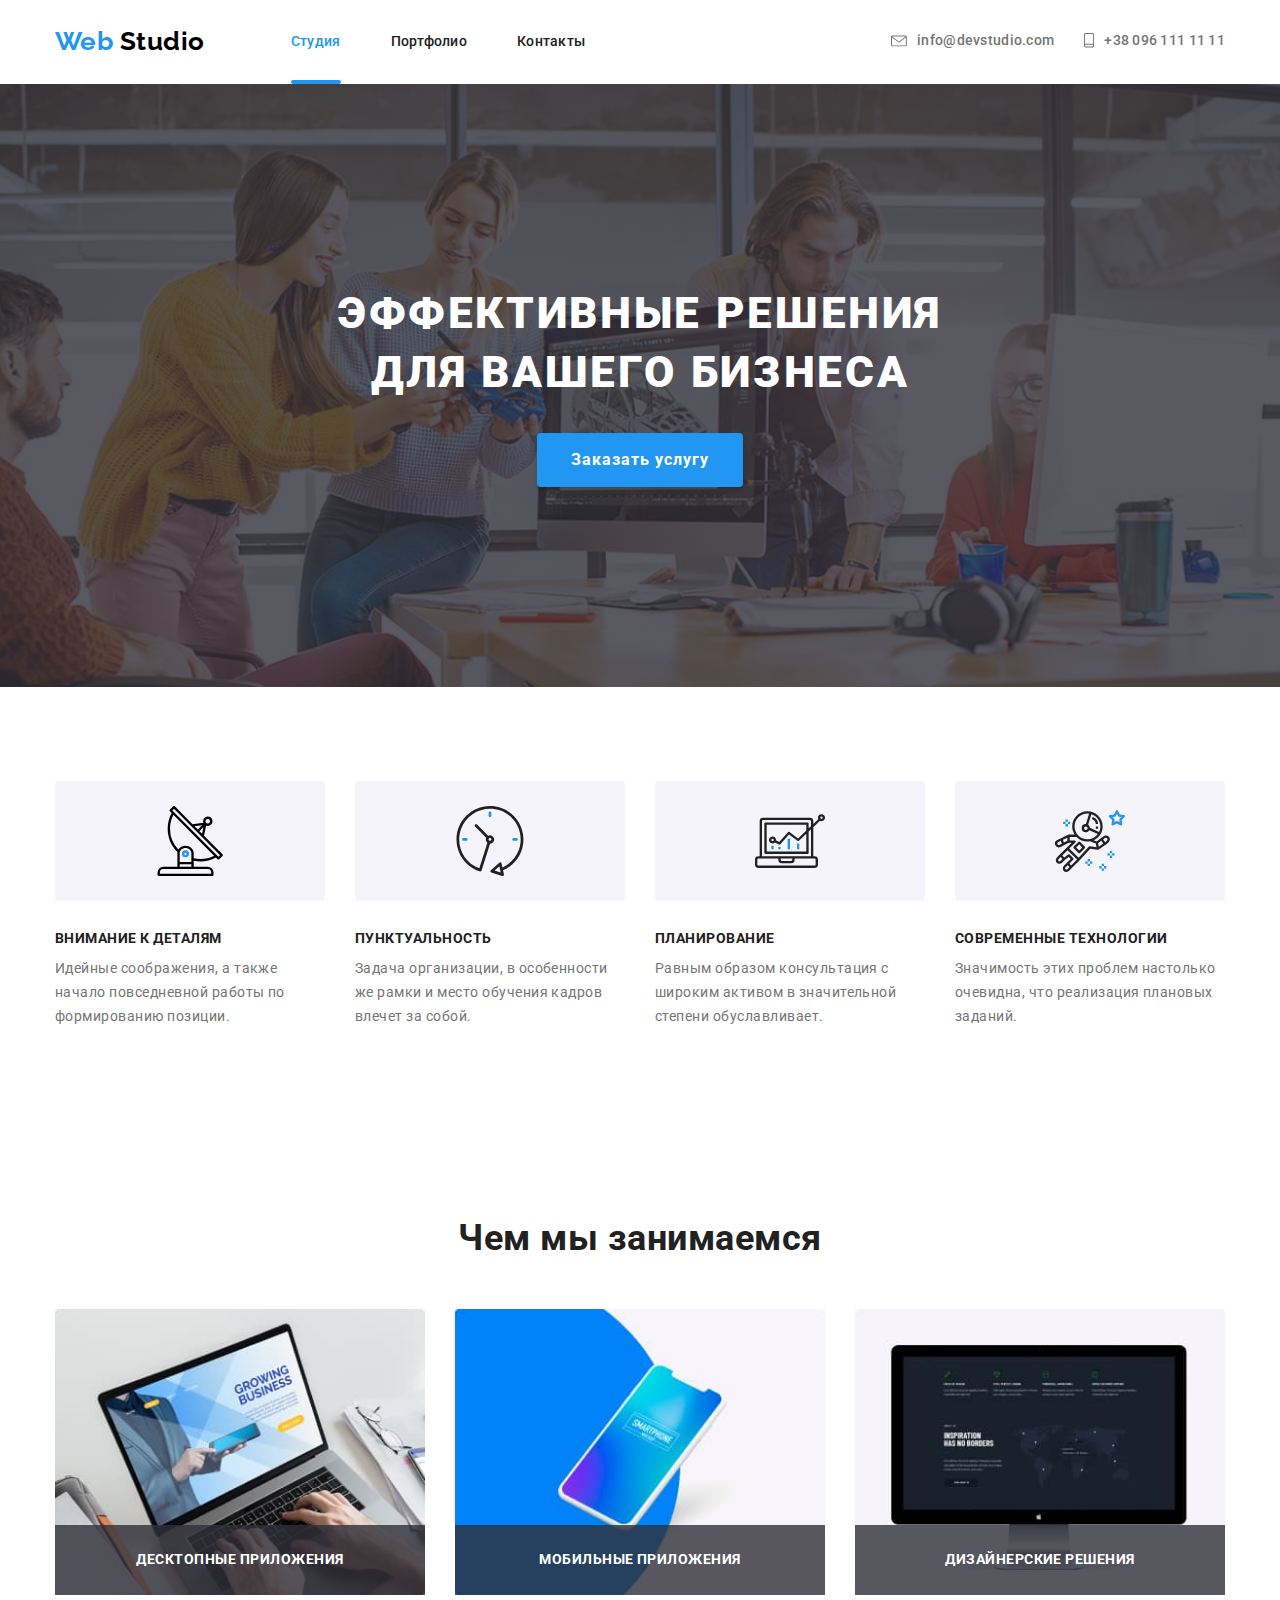
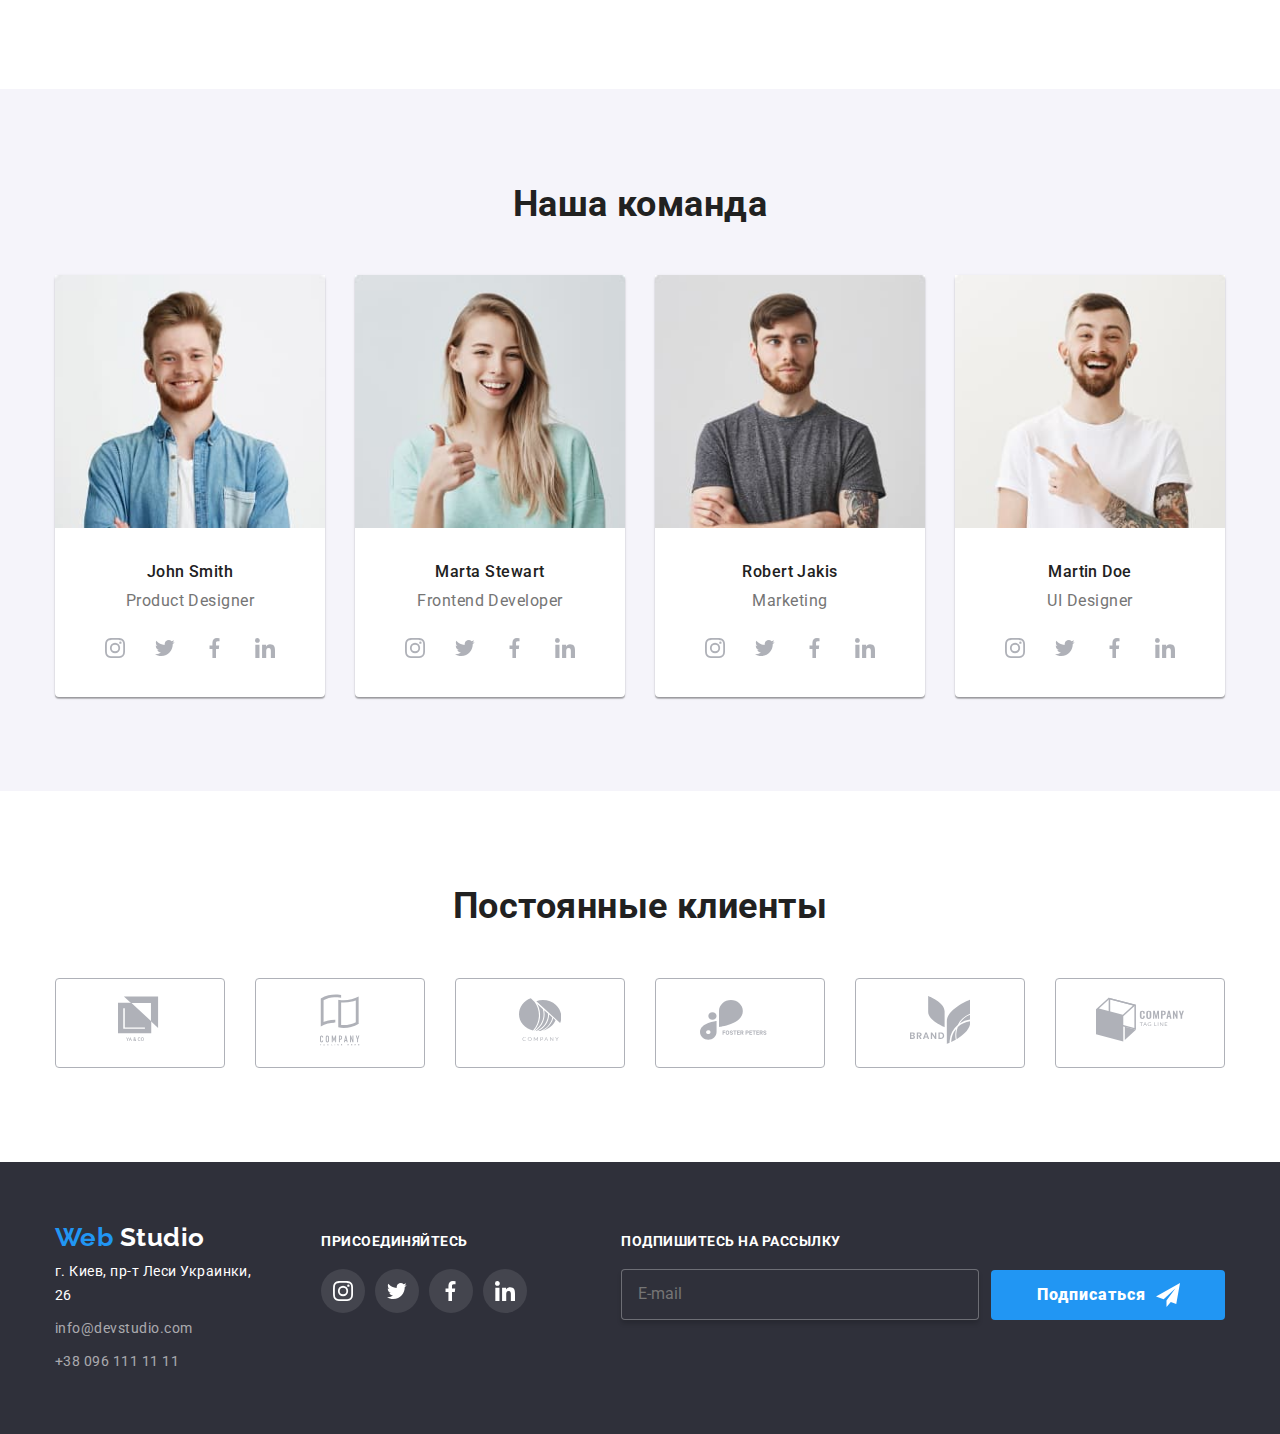
<file: index.html>
<!DOCTYPE html>
<html lang="ru">
  <head>
    <meta charset="UTF-8" />
    <meta name="viewport" content="width=device-width, initial-scale=1.0" />
    <title>Document</title>
    <link
      href="https://fonts.googleapis.com/css2?family=Raleway:wght@700&family=Roboto:wght@400;500;700;900&display=swap"
      rel="stylesheet"
    />
    <link rel="stylesheet" href="https://cdnjs.cloudflare.com/ajax/libs/modern-normalize/0.6.0/modern-normalize.min.css" />
    <!--<link rel="stylesheet" href="./css/styles.css" />-->
    <link rel="stylesheet" href="./css/main.min.css" />
  </head>
  <body>
    <header>
      <div class="container main-nav">
        <a href="./index.html" class="logo">
          <span class="logo-head">Web</span>
          <span class="logo-body">Studio</span>
        </a>
        <nav>
          <ul class="site-nav list">
            <li class="item"><a href="./index.html" class="link current">Студия</a></li>
            <li class="item"><a href="./portfolio.html" class="link">Портфолио</a></li>
            <li class="item"><a href="" class="link">Контакты</a></li>
          </ul>
        </nav>

        <ul class="contacts-nav list">
          <li class="item">
            <a href="mailto:info@devstudio.com" class="link">
              <svg class="item-icon" width="16" height="12">
                <use href="./images/sprite.svg#icon-envelope"></use>
              </svg>
              info@devstudio.com
            </a>
          </li>
          <li class="item">
            <a href="tel:+380961111111" class="link">
              <svg class="item-icon" width="10" height="15">
                <use href="./images/sprite.svg#icon-phone"></use>
              </svg>
              +38 096 111 11 11
            </a>
          </li>
        </ul>
      </div>
    </header>

    <main>
      <!--hero-->
      <section class="hero">
        <h1 class="hero-title">эффективные решения для вашего бизнеса</h1>
        <button class="button primery" data-modal-open>Заказать услугу</button>
        <!--<a href="" class="button primery">Заказать услугу</a>-->
      </section>

      <!--список преимуществ-->
      <section class="section">
        <div class="container">
          <h2 class="section-title visually-hidden">Преимущества</h2>
          <ul class="section-adv list">
            <li class="item">
              <div class="item-block">
                <svg class="item-block-icon">
                  <use href="./images/sprite.svg#icon-plate"></use>
                </svg>
                <!--<img src="./images/plate.svg" alt="Спутниковая тарелка" class="img-centered" />-->
              </div>
              <h3 class="title">Внимание к деталям</h3>
              <p class="text">Идейные соображения, а также начало повседневной работы по формированию позиции.</p>
            </li>
            <li class="item">
              <div class="item-block">
                <svg class="item-block-icon">
                  <use href="./images/sprite.svg#icon-clock"></use>
                </svg>
                <!--<img src="./images/clock.svg" alt="Часы" class="img-centered" />-->
              </div>
              <h3 class="title">Пунктуальность</h3>
              <p class="text">Задача организации, в особенности же рамки и место обучения кадров влечет за собой.</p>
            </li>
            <li class="item">
              <div class="item-block">
                <svg class="item-block-icon">
                  <use href="./images/sprite.svg#icon-omp"></use>
                </svg>
                <!--<img src="./images/сomp.svg" alt="Компъютер" class="img-centered" />-->
              </div>
              <h3 class="title">Планирование</h3>
              <p class="text">Равным образом консультация с широким активом в значительной степени обуславливает.</p>
            </li>
            <li class="item">
              <div class="item-block">
                <svg class="item-block-icon">
                  <use href="./images/sprite.svg#icon-astronaut"></use>
                </svg>
                <!--<img src="./images/astronaut.svg" alt="Космонавт" class="img-centered" />-->
              </div>
              <h3 class="title">Современные технологии</h3>
              <p class="text">Значимость этих проблем настолько очевидна, что реализация плановых заданий.</p>
            </li>
          </ul>
        </div>
      </section>

      <!--Чем мы занимаемся-->
      <section class="section">
        <div class="container">
          <h2 class="section-title">Чем мы занимаемся</h2>
          <ul class="section-work list">
            <li class="item">
              <img src="./images/desktop_app.jpg" alt="Десктопные приложения" />
              <h3 class="title">Десктопные приложения</h3>
            </li>
            <li class="item">
              <img src="./images/mobile_app.jpg" alt="Мобильные приложения" />
              <h3 class="title">Мобильные приложения</h3>
            </li>
            <li class="item">
              <img src="./images/design_solution.jpg" alt="Дизайнерские решения" />
              <h3 class="title">Дизайнерские решения</h3>
            </li>
          </ul>
        </div>
      </section>

      <!--Наша команда-->
      <section class="section team">
        <div class="container">
          <h2 class="section-title">Наша команда</h2>
          <ul class="section-team list">
            <!--первый член команды: Джон Смит-->
            <li class="item">
              <img src="./images/john_smith.jpg" alt="" />
              <h3 class="title">John Smith</h3>
              <p class="text">Product Designer</p>
              <ul class="social-links list">
                <li>
                  <a class="social-links-icons" href="">
                    <svg class="social-links-logo" width="20" height="20">
                      <use href="./images/sprite.svg#icon-instagram"></use>
                    </svg>
                  </a>
                </li>
                <li>
                  <a class="social-links-icons" href="">
                    <svg class="social-links-logo" width="20" height="20">
                      <use href="./images/sprite.svg#icon-twitter"></use>
                    </svg>
                  </a>
                </li>
                <li>
                  <a class="social-links-icons" href="">
                    <svg class="social-links-logo" width="20" height="20">
                      <use href="./images/sprite.svg#icon-facebook"></use>
                    </svg>
                  </a>
                </li>
                <li>
                  <a class="social-links-icons" href="">
                    <svg class="social-links-logo" width="20" height="20">
                      <use href="./images/sprite.svg#icon-linkedin"></use>
                    </svg>
                  </a>
                </li>
              </ul>
            </li>

            <!--второй член команды: Марта Стевард-->
            <li class="item">
              <img src="./images/marta_stewart.jpg" alt="" />
              <h3 class="title">Marta Stewart</h3>
              <p class="text">Frontend Developer</p>

              <ul class="social-links list">
                <li>
                  <a class="social-links-icons" href="">
                    <svg class="social-links-logo" width="20" height="20">
                      <use href="./images/sprite.svg#icon-instagram"></use>
                    </svg>
                  </a>
                </li>
                <li>
                  <a class="social-links-icons" href="">
                    <svg class="social-links-logo" width="20" height="20">
                      <use href="./images/sprite.svg#icon-twitter"></use>
                    </svg>
                  </a>
                </li>
                <li>
                  <a class="social-links-icons" href="">
                    <svg class="social-links-logo" width="20" height="20">
                      <use href="./images/sprite.svg#icon-facebook"></use>
                    </svg>
                  </a>
                </li>
                <li>
                  <a class="social-links-icons" href="">
                    <svg class="social-links-logo" width="20" height="20">
                      <use href="./images/sprite.svg#icon-linkedin"></use>
                    </svg>
                  </a>
                </li>
              </ul>
            </li>

            <!--третий член команды: Роберт Джекис-->
            <li class="item">
              <img src="./images/robert_jakis.jpg" alt="" />
              <h3 class="title">Robert Jakis</h3>
              <p class="text">Marketing</p>

              <ul class="social-links list">
                <li>
                  <a class="social-links-icons" href="">
                    <svg class="social-links-logo" width="20" height="20">
                      <use href="./images/sprite.svg#icon-instagram"></use>
                    </svg>
                  </a>
                </li>

                <li>
                  <a class="social-links-icons" href="">
                    <svg class="social-links-logo" width="20" height="20">
                      <use href="./images/sprite.svg#icon-twitter"></use>
                    </svg>
                  </a>
                </li>
                <li>
                  <a class="social-links-icons" href="">
                    <svg class="social-links-logo" width="20" height="20">
                      <use href="./images/sprite.svg#icon-facebook"></use>
                    </svg>
                  </a>
                </li>
                <li>
                  <a class="social-links-icons" href="">
                    <svg class="social-links-logo" width="20" height="20">
                      <use href="./images/sprite.svg#icon-linkedin"></use>
                    </svg>
                  </a>
                </li>
              </ul>
            </li>

            <!--четвертый член команды: Мартин Дое-->
            <li class="item">
              <img src="./images/martin_doe.jpg" alt="" />
              <h3 class="title">Martin Doe</h3>
              <p class="text">UI Designer</p>

              <ul class="social-links list">
                <li>
                  <a class="social-links-icons" href="">
                    <svg class="social-links-logo" width="20" height="20">
                      <use href="./images/sprite.svg#icon-instagram"></use>
                    </svg>
                  </a>
                </li>
                <li>
                  <a class="social-links-icons" href="">
                    <svg class="social-links-logo" width="20" height="20">
                      <use href="./images/sprite.svg#icon-twitter"></use>
                    </svg>
                  </a>
                </li>
                <li>
                  <a class="social-links-icons" href="">
                    <svg class="social-links-logo" width="20" height="20">
                      <use href="./images/sprite.svg#icon-facebook"></use>
                    </svg>
                  </a>
                </li>
                <li>
                  <a class="social-links-icons" href="">
                    <svg class="social-links-logo" width="20" height="20">
                      <use href="./images/sprite.svg#icon-linkedin"></use>
                    </svg>
                  </a>
                </li>
              </ul>
            </li>
          </ul>
        </div>
      </section>

      <!--Перечень компаний-клиентов-->
      <section class="section">
        <div class="container">
          <h2 class="section-title">Постоянные клиенты</h2>
          <ul class="section-clients list">
            <li class="item">
              <a href="" class="item-link">
                <svg class="item-link-icon" width="44" height="50">
                  <use href="./images/sprite.svg#icon-logo1"></use>
                </svg>
              </a>
            </li>
            <li class="item">
              <a href="" class="item-link">
                <svg class="item-link-icon" width="40" height="52">
                  <use href="./images/sprite.svg#icon-logo2"></use>
                </svg>
              </a>
            </li>
            <li class="item">
              <a href="" class="item-link">
                <svg class="item-link-icon" width="42" height="44">
                  <use href="./images/sprite.svg#icon-logo3"></use>
                </svg>
              </a>
            </li>
            <li class="item">
              <a href="" class="item-link">
                <svg class="item-link-icon" width="80" height="42">
                  <use href="./images/sprite.svg#icon-logo4"></use>
                </svg>
              </a>
            </li>
            <li class="item">
              <a href="" class="item-link">
                <svg class="item-link-icon" width="60" height="48">
                  <use href="./images/sprite.svg#icon-logo5"></use>
                </svg>
              </a>
            </li>
            <li class="item">
              <a href="" class="item-link">
                <svg class="item-link-icon" width="88" height="46">
                  <use href="./images/sprite.svg#icon-logo6"></use>
                </svg>
              </a>
            </li>
          </ul>
        </div>
      </section>
    </main>

    <footer class="footer">
      <div class="container">
        <div class="footer-addres">
          <a href="./index.html" class="logo inverse">
            <span class="logo-head">Web</span>
            <span class="logo-body">Studio</span>
          </a>
          <address class="">
            <ul class="contacts list">
              <li>
                г. Киев, пр-т Леси Украинки, 26
              </li>
              <li>
                <a href="mailto:info@devstudio.com" class="link">info@devstudio.com</a>
              </li>
              <li>
                <a href="tel:+380961111111" class="link">+38 096 111 11 11 </a>
              </li>
            </ul>
          </address>
        </div>

        <div class="social">
          <b class="footer-text">присоединяйтесь</b>
          <ul class="links list">
            <li class="item">
              <a href="" aria-label="Ссылка на фейсбук" class="links-item-social">
                <svg width="20" height="20">
                  <use href="./images/sprite.svg#icon-instagram"></use>
                </svg>
              </a>
            </li>
            <li class="item">
              <a href="" aria-label="Ссылка на твитер" class="links-item-social">
                <svg class="social-links-logo" width="20" height="20">
                  <use href="./images/sprite.svg#icon-twitter"></use>
                </svg>
              </a>
            </li>
            <li class="item">
              <a href="" aria-label="Ссылка на инстаграм" class="links-item-social">
                <svg class="social-links-logo" width="20" height="20">
                  <use href="./images/sprite.svg#icon-facebook"></use>
                </svg>
              </a>
            </li>
            <li class="item">
              <a href="" aria-label="Ссылка на линкедин" class="links-item-social">
                <svg class="social-links-logo" width="20" height="20">
                  <use href="./images/sprite.svg#icon-linkedin"></use>
                </svg>
              </a>
            </li>
          </ul>
        </div>

        <div class="sign-up">
          <b class="footer-text">Подпишитесь на рассылку</b>
          <ul class="footer-form list">
            <li>
              <form action="..">
                <input class="footer-form-input" type="email" name="email" id="email" placeholder="E-mail" />
                <label class="" for="email"></label>
              </form>
            </li>
            <li>
              <a href="" class="button secondary">
                Подписаться
                <svg class="button-secondary-icon" width="24" height="24">
                  <use href="./images/sprite.svg#icon-send"></use>
                </svg>
              </a>
            </li>
          </ul>
        </div>
      </div>
      <!--<p class="signature container">2020 | Developed by GoIT Students</p>-->
    </footer>

    <!--Модальное окно в Герое-->
    <div class="backdrop is-hidden" data-modal>
      <div class="form">
        <form class="form-area" autocomplete="off">
          <button class="modal-close" data-modal-close>
            <span class="">
              <svg class="" width="11" height="11">
                <use href="./images/sprite-second.svg#icon-closed"></use>
              </svg>
            </span>
          </button>
          <h2 class="form-title">Оставьте свои данные, мы вам перезвоним</h2>
          <div class="form-fild">
            <input class="form-fild-input" type="text" name="name" id="name" autofocus placeholder=" " />
            <label class="form-fild-lable" for="name">Имя</label>
            <span class="form-icon">
              <svg class="" width="12" height="12">
                <use href="./images/sprite-second.svg#icon-person"></use>
              </svg>
            </span>
          </div>
          <div class="form-fild">
            <input class="form-fild-input" type="tel" name="telephone" id="tel" placeholder=" " />
            <label class="form-fild-lable" for="tel">Телефон</label>
            <span class="form-icon">
              <svg class="" width="13" height="13">
                <use href="./images/sprite-second.svg#icon-phone"></use>
              </svg>
            </span>
          </div>
          <div class="form-fild">
            <input class="form-fild-input" type="email" name="email" id="email" placeholder=" " />
            <label class="form-fild-lable" for="email">Почта</label>
            <span class="form-icon">
              <svg class="" width="15" height="12">
                <use href="./images/sprite-second.svg#icon-mail"></use>
              </svg>
            </span>
          </div>

          <div class="form-fild">
            <textarea class="form-fild-comments" name="" id="comments" rows="4" placeholder=" "></textarea>
            <label class="form-fild-lable-comments" for="comments">Комментарий</label>
          </div>

          <div class="policy">
            <label class="policy-label">
              <input class="policy-checkbox visually-hidden" type="checkbox" name="policy" />
              <span class="checkbox-icon"></span>
              <span class="checkbox-text">Соглашаюсь с рассылкой и принимаю <a href="">Условия договора</a></span>
            </label>
          </div>
          <div class="form-button">
            <button class="button primery" type="submit">Отправить</button>
          </div>
        </form>
      </div>
    </div>
    <script src="./js/modal.js"></script>
  </body>
</html>
</file>
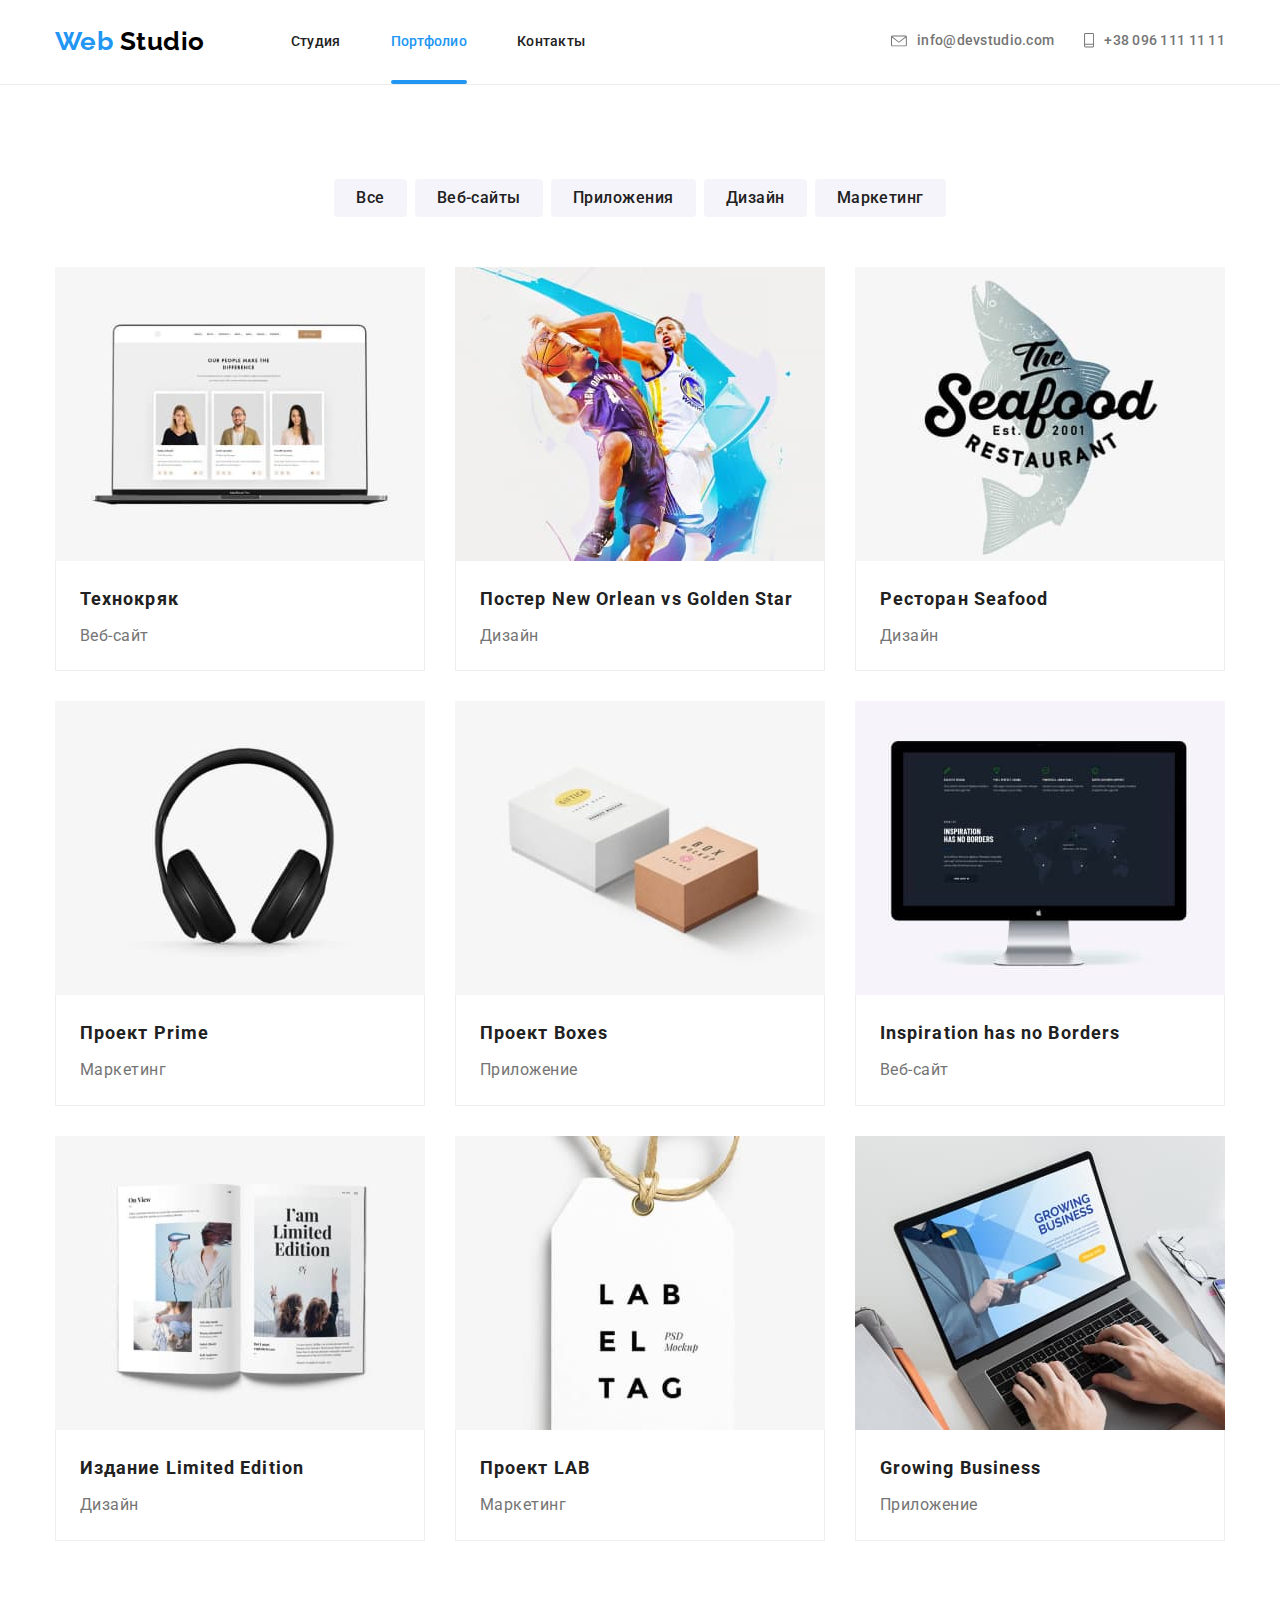
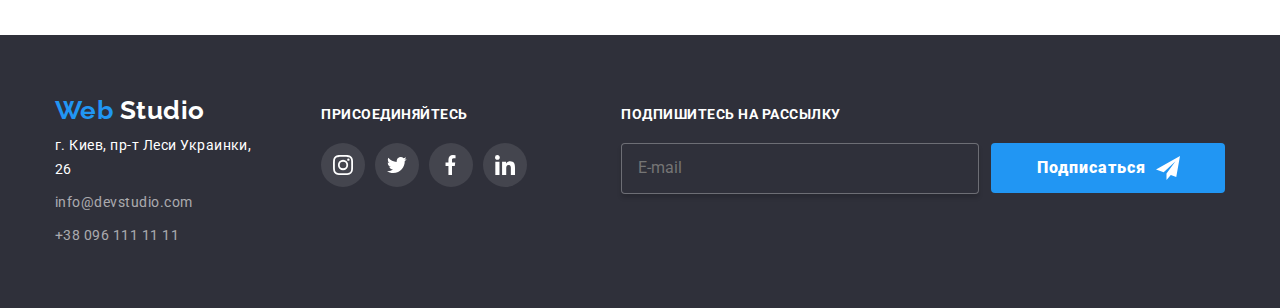
<file: portfolio.html>
<!DOCTYPE html>
<html lang="ru">
  <head>
    <meta charset="UTF-8" />
    <meta name="viewport" content="width=device-width, initial-scale=1.0" />
    <title>Document</title>
    <link
      href="https://fonts.googleapis.com/css2?family=Raleway:wght@700&family=Roboto:wght@400;500;700;900&display=swap"
      rel="stylesheet"
    />
    <link rel="stylesheet" href="https://cdnjs.cloudflare.com/ajax/libs/modern-normalize/0.6.0/modern-normalize.min.css" />
    <!--<link rel="stylesheet" href="./css/styles.css" />-->
    <link rel="stylesheet" href="./css/portfolio.min.css" />
  </head>

  <body>
    <header class="header">
      <div class="container main-nav">
        <a href="./index.html" class="logo">
          <span class="logo-head">Web</span>
          <span class="logo-body">Studio</span>
        </a>
        <nav>
          <ul class="site-nav list">
            <li class="item"><a href="./index.html" class="link">Студия</a></li>
            <li class="item"><a href="./portfolio.html" class="link current">Портфолио</a></li>
            <li class="item"><a href="" class="link">Контакты</a></li>
          </ul>
        </nav>

        <ul class="contacts-nav list">
          <li class="item">
            <a href="mailto:info@devstudio.com" class="link">
              <svg class="item-icon" width="16" height="12">
                <use href="./images/sprite.svg#icon-envelope"></use>
              </svg>
              info@devstudio.com
            </a>
          </li>
          <li class="item">
            <a href="tel:+380961111111" class="link">
              <svg class="item-icon" width="10" height="15">
                <use href="./images/sprite.svg#icon-phone"></use>
              </svg>
              +38 096 111 11 11
            </a>
          </li>
        </ul>
      </div>
    </header>

    <main>
      <section>
        <div class="container works">
          <h1 class="section-title visually-hidden">Примеры работ</h1>

          <!--filters*/-->
          <ul class="filters list">
            <li class="item"><button type="button" class="filters-button">Все</button></li>
            <li class="item"><button type="button" class="filters-button">Веб-сайты</button></li>
            <li class="item"><button type="button" class="filters-button">Приложения</button></li>
            <li class="item"><button type="button" class="filters-button">Дизайн</button></li>
            <li class="item"><button type="button" class="filters-button">Маркетинг</button></li>
          </ul>

          <!--works examples-->
          <ul class="examples list">
            <li class="item">
              <a href="" class="examples-links">
                <div class="examples-block">
                  <img src="./images/tekhnokyak.jpg" alt="Технокряк" />
                  <p class="examples-text">
                    Технокряк это современная площадка распространения коронавируса. Компании используют эту платформу для цифрового
                    шпионажа и атак на защищённые сервера конкурентов.
                  </p>
                </div>
                <div class="card-content">
                  <h2 class="examples-links-title">Технокряк</h2>
                  <p class="examples-names">Веб-сайт</p>
                </div>
              </a>
            </li>
            <li class="item">
              <a href="" class="examples-links">
                <div class="examples-block">
                  <img src="./images/poster.jpg" alt="Постер New Orlean vs Golden Stars" />
                  <p class="examples-text">
                    Технокряк это современная площадка распространения коронавируса. Компании используют эту платформу для цифрового
                    шпионажа и атак на защищённые сервера конкурентов.
                  </p>
                </div>
                <div class="card-content">
                  <h2 class="examples-links-title">Постер New Orlean vs Golden Star</h2>
                  <p class="examples-names">Дизайн</p>
                </div>
              </a>
            </li>
            <li class="item">
              <a href="" class="examples-links">
                <div class="examples-block">
                  <img src="./images/seafood.jpg" alt="Ресторан Seafood" />
                  <p class="examples-text">
                    Технокряк это современная площадка распространения коронавируса. Компании используют эту платформу для цифрового
                    шпионажа и атак на защищённые сервера конкурентов.
                  </p>
                </div>
                <div class="card-content">
                  <h2 class="examples-links-title">Ресторан Seafood</h2>
                  <p class="examples-names">Дизайн</p>
                </div>
              </a>
            </li>
            <li class="item">
              <a href="" class="examples-links">
                <div class="examples-block">
                  <img src="./images/prime.jpg" alt="Проект Prime" />
                  <p class="examples-text">
                    Технокряк это современная площадка распространения коронавируса. Компании используют эту платформу для цифрового
                    шпионажа и атак на защищённые сервера конкурентов.
                  </p>
                </div>
                <div class="card-content">
                  <h2 class="examples-links-title">Проект Prime</h2>
                  <p class="examples-names">Маркетинг</p>
                </div>
              </a>
            </li>
            <li class="item">
              <a href="" class="examples-links">
                <div class="examples-block">
                  <img src="./images/boxes.jpg" alt="Проект Boxes" />
                  <p class="examples-text">
                    Технокряк это современная площадка распространения коронавируса. Компании используют эту платформу для цифрового
                    шпионажа и атак на защищённые сервера конкурентов.
                  </p>
                </div>
                <div class="card-content">
                  <h2 class="examples-links-title">Проект Boxes</h2>
                  <p class="examples-names">Приложение</p>
                </div>
              </a>
            </li>
            <li class="item">
              <a href="" class="examples-links">
                <div class="examples-block">
                  <img src="./images/inspirations.jpg" alt="Inspiration has no Borders" />
                  <p class="examples-text">
                    Технокряк это современная площадка распространения коронавируса. Компании используют эту платформу для цифрового
                    шпионажа и атак на защищённые сервера конкурентов.
                  </p>
                </div>
                <div class="card-content">
                  <h2 class="examples-links-title">Inspiration has no Borders</h2>
                  <p class="examples-names">Веб-сайт</p>
                </div>
              </a>
            </li>
            <li class="item">
              <a href="" class="examples-links">
                <div class="examples-block">
                  <img src="./images/limited_edition.jpg" alt="Издание Limited Edition" />
                  <p class="examples-text">
                    Технокряк это современная площадка распространения коронавируса. Компании используют эту платформу для цифрового
                    шпионажа и атак на защищённые сервера конкурентов.
                  </p>
                </div>
                <div class="card-content">
                  <h2 class="examples-links-title">Издание Limited Edition</h2>
                  <p class="examples-names">Дизайн</p>
                </div>
              </a>
            </li>
            <li class="item">
              <a href="" class="examples-links">
                <div class="examples-block">
                  <img src="./images/lab.jpg" alt="Проект LAB" />
                  <p class="examples-text">
                    Технокряк это современная площадка распространения коронавируса. Компании используют эту платформу для цифрового
                    шпионажа и атак на защищённые сервера конкурентов.
                  </p>
                </div>
                <div class="card-content">
                  <h2 class="examples-links-title">Проект LAB</h2>
                  <p class="examples-names">Маркетинг</p>
                </div>
              </a>
            </li>
            <li class="item">
              <a href="" class="examples-links">
                <div class="examples-block">
                  <img src="./images/growing_business.jpg" alt="Growing Business" />
                  <p class="examples-text">
                    Технокряк это современная площадка распространения коронавируса. Компании используют эту платформу для цифрового
                    шпионажа и атак на защищённые сервера конкурентов.
                  </p>
                </div>
                <div class="card-content">
                  <h2 class="examples-links-title">Growing Business</h2>
                  <p class="examples-names">Приложение</p>
                </div>
              </a>
            </li>
          </ul>
        </div>
      </section>
    </main>

    <footer class="footer">
      <div class="container">
        <div class="footer-addres">
          <a href="./index.html" class="logo inverse">
            <span class="logo-head">Web</span>
            <span class="logo-body">Studio</span>
          </a>
          <address class="">
            <ul class="contacts list">
              <li>
                г. Киев, пр-т Леси Украинки, 26
              </li>
              <li>
                <a href="mailto:info@devstudio.com" class="link">info@devstudio.com</a>
              </li>
              <li>
                <a href="tel:+380961111111" class="link">+38 096 111 11 11 </a>
              </li>
            </ul>
          </address>
        </div>

        <div class="social">
          <b class="footer-text">присоединяйтесь</b>
          <ul class="links list">
            <li class="item">
              <a href="" aria-label="Ссылка на фейсбук" class="links-item-social">
                <svg width="20" height="20">
                  <use href="./images/sprite.svg#icon-instagram"></use>
                </svg>
              </a>
            </li>
            <li class="item">
              <a href="" aria-label="Ссылка на твитер" class="links-item-social">
                <svg class="social-links-logo" width="20" height="20">
                  <use href="./images/sprite.svg#icon-twitter"></use>
                </svg>
              </a>
            </li>
            <li class="item">
              <a href="" aria-label="Ссылка на инстаграм" class="links-item-social">
                <svg class="social-links-logo" width="20" height="20">
                  <use href="./images/sprite.svg#icon-facebook"></use>
                </svg>
              </a>
            </li>
            <li class="item">
              <a href="" aria-label="Ссылка на линкедин" class="links-item-social">
                <svg class="social-links-logo" width="20" height="20">
                  <use href="./images/sprite.svg#icon-linkedin"></use>
                </svg>
              </a>
            </li>
          </ul>
        </div>

        <div class="sign-up">
          <b class="footer-text">Подпишитесь на рассылку</b>
          <ul class="footer-form list">
            <li>
              <form action="..">
                <input class="footer-form-input" type="email" name="email" id="email" placeholder="E-mail" />
                <label class="" for="email"></label>
              </form>
            </li>
            <li>
              <a href="" class="button secondary"
                >Подписаться
                <svg class="button-secondary-icon" width="24" height="24">
                  <use href="./images/sprite.svg#icon-send"></use>
                </svg>
              </a>
            </li>
          </ul>
        </div>
      </div>
      <!--<p class="signature container">2020 | Developed by GoIT Students</p>-->
    </footer>
  </body>
</html>
</file>
<file: css/styles.css>
:root {
  --primary-text-color: #757575;
  --secondary-text-color: #ffffff;
  --title-text-color: #212121;
  --accent-color: #2196f3;
  --background-for-white-text: rgba(47, 48, 58, 0.8);
  --background-footer: #2f303a;
  --links-footer: rgba(255, 255, 255, 0.6);
  --signature-text-color: rgba(255, 255, 255, 0.4);
  --cubic: cubic-bezier(0.4, 0, 0.2, 1);
}

html {
  box-sizing: border-box;
}
*,
*::before,
*::after {
  box-sizing: inherit;
}

/*img {
  display: block;
  max-width: 100%;
  height: auto;
}*/

body {
  background-color: var(--secondary-text-color);
  color: var(--primary-text-color);
  font-family: Roboto, sans-serif;
  letter-spacing: 0.03em;
}
.list {
  list-style: none;
  margin: 0;
  padding: 0;
}

.container {
  margin-left: auto;
  margin-right: auto;
  width: 1200px;
  padding-left: 15px;
  padding-right: 15px;
}
.header {
  border-bottom: 1px solid #ececec;
}

.visually-hidden {
  position: absolute;
  width: 1px;
  height: 1px;
  margin: -1px;
  border: 0px;
  padding: 0px;
  clip: rect(0 0 0 0);
  overflow: hidden;
}

/* logo top*/
.logo .logo-head {
  color: var(--accent-color);
}

.logo {
  text-decoration: none;
  font-family: raleway, sans-serif;
  font-weight: 700;
  font-size: 26px;
  line-height: 1.19;
  color: #000000;
}

/* site navigation*/
.main-nav {
  display: flex;
  align-items: center;
}
.site-nav {
  display: flex;
}
.site-nav .item + .item {
  margin-left: 50px;
}
.site-nav.list {
  margin-left: 86px;
}

.site-nav .link {
  display: block;
  padding-top: 32px;
  padding-bottom: 32px;

  color: var(--title-text-color);
  text-decoration: none;

  font-weight: 500;
  font-size: 14px;
  line-height: 1.4;
  letter-spacing: 0.02em;

  transition: color 250ms var(--cubic);
}
.site-nav .link:hover,
.site-nav .link:focus {
  color: var(--accent-color);
}

.site-nav .link.current {
  color: var(--accent-color);
  position: relative;
}
.site-nav .link.current::after {
  content: "";
  display: block;
  position: absolute;
  bottom: 0;

  width: 100%;
  height: 4px;
  border-radius: 2px;

  background-color: var(--accent-color);
}

.contacts-nav .item:not(:last-child) {
  margin-right: 30px;
}
.item-icon {
  margin-right: 10px;
}
.contacts-nav.list {
  display: flex;
  margin-left: auto;
}

.contacts-nav .link {
  display: inline-flex;
  align-items: center;
  color: var(--primary-text-color);
  fill: var(--primary-text-color);
  text-decoration: none;
  font-weight: 500;
  font-size: 14px;
  line-height: 1.4;
  letter-spacing: 0.02em;

  transition: color 250ms var(--cubic), fill 250ms var(--cubic);
}
.contacts-nav .link:hover,
.contacts-nav .link:focus {
  color: var(--accent-color);
}
.contacts-nav .link:hover .item-icon,
.contacts-nav .link:focus .item-icon {
  fill: var(--accent-color);
}
/* Hero*/
.hero {
  text-align: center;
  padding-top: 200px;
  padding-bottom: 200px;

  max-width: 1600px;
  /*max-height: 600px;*/
  margin-right: auto;
  margin-left: auto;

  background-color: rgba(47, 48, 58);
  background-image: linear-gradient(rgba(47, 48, 58, 0.8), rgba(47, 48, 58, 0.8)), url(../images/hero.jpg);
  background-repeat: no-repeat;
  background-position: center;
  background-size: cover;
}

.hero-title {
  width: 696px;
  margin-right: auto;
  margin-left: auto;
  margin-top: 0;
  margin-bottom: 30px;

  color: var(--secondary-text-color);
  font-weight: 900;
  font-size: 44px;
  line-height: 1.36;
  letter-spacing: 0.06em;
  text-transform: uppercase;
}

/* Sections*/
.section {
  padding-top: 94px;
  padding-bottom: 94px;
}

.section-title {
  color: var(--title-text-color);
  text-align: center;
  font-weight: 700;
  font-size: 36px;
  line-height: 1.17;
  margin-top: 0;
  margin-bottom: 50px;
}

.section-adv.list {
  display: flex;
}
.section-adv .item {
  width: 270px;
}
.section-adv .item:not(:last-child) {
  margin-right: 30px;
}
.item-block {
  display: flex;
  align-items: center;
  justify-content: center;
  width: 270px;
  height: 120px;

  margin-bottom: 30px;

  background: #f5f4fa;
  border-radius: 4px;
}
.item-block-icon {
  width: 70px;
  height: 70px;
}

/*.img-centered {
  display: block;
  margin-left: auto;
  margin-right: auto;
  margin-bottom: 30px;
}*/

.section-adv .title {
  color: var(--title-text-color);
  font-weight: 700;
  font-size: 14px;
  line-height: 1.14;
  text-transform: uppercase;
  margin-top: 0;
  margin-bottom: 10px;
}

.section-adv .text {
  font-weight: 400;
  font-size: 14px;
  line-height: 1.71;
  margin-top: 0;
  margin-bottom: 0;
}

.section-work.list {
  display: flex;
}
.section-work .title {
  position: absolute;
  bottom: 0;
  width: 100%;

  margin-top: 0;
  margin-bottom: 0;
  padding-top: 27px;
  padding-bottom: 27px;

  color: var(--secondary-text-color);
  background-color: var(--background-for-white-text);
  text-align: center;
  font-weight: 700;
  font-size: 14px;
  line-height: 1.14;
  text-transform: uppercase;
}

.section-work .item {
  position: relative;
  width: 370px;
}
.section-work .item:not(:first-child) {
  margin-left: 30px;
}
.section-work img {
  display: block;
  width: 370px;
  margin-bottom: 0;
}

.team {
  background-color: #f5f4fa;
}
.section-team .title {
  color: var(--title-text-color);
  font-weight: 500;
  font-size: 16px;
  line-height: 1.19;
  margin-top: 0px;
  margin-bottom: 10px;
}

.section-team.list {
  display: flex;
}

.section-team .text {
  font-weight: 400;
  font-size: 16px;
  line-height: 1.19;
  margin-top: 0;
  margin-bottom: 16px;
}
.section-team .item {
  padding-bottom: 24px;
  width: 270px;
  height: 422px;
  box-shadow: 0px 2px 1px rgba(0, 0, 0, 0.2), 0px 1px 1px rgba(0, 0, 0, 0.14), 0px 1px 3px rgba(0, 0, 0, 0.12);
  border-radius: 4px;

  background-color: var(--secondary-text-color);
  text-align: center;
}
.section-team .item:not(:last-child) {
  margin-right: 30px;
}
.section-team .item > img {
  display: inline-block;
  width: 270px;
  margin-bottom: 30px;
}
.social-links {
  display: flex;
  justify-content: space-evenly;
  padding-right: 32px;
  padding-left: 32px;
}

.social-links-icons {
  display: flex;
  align-items: center;
  justify-content: center;

  width: 44px;
  height: 44px;
  fill: #afb1b8;
  border-radius: 50%;

  transition: background-color 250ms var(--cubic), fill 250ms var(--cubic);
}

.social-links-icons:hover,
.social-links-icons:focus {
  background-color: var(--accent-color);
  fill: var(--secondary-text-color);
}

/* Regular customers */

.section-clients.list {
  display: flex;
}
.section-clients .item {
  display: flex;
  justify-content: center;
  align-items: center;

  width: 170px;
  height: 90px;

  border: 1px solid #afb1b8;
  border-radius: 4px;

  transition: border-color 250ms var(--cubic), cursor 250ms var(--cubic);
}
.section-clients .item:not(:last-child) {
  margin-right: 30px;
}
.item-link {
  display: block;
}

.item-link-icon {
  fill: #afb1b8;

  transition: fill 250ms var(--cubic);
}
.section-clients .item:hover,
.section-clients .item:focus {
  border-color: var(--accent-color);
  cursor: pointer;
}
.section-clients .item:hover .item-link-icon,
.section-clients .item:focus .item-link-icon {
  fill: var(--accent-color);
}

/*buttons in hero and in footer*/
.button {
  display: inline-block;
  min-width: 200px;
  color: var(--secondary-text-color);
  background-color: var(--accent-color);
  text-decoration: none;
  font-size: 16px;
  line-height: 1.87;
  letter-spacing: 0.06em;
  border-radius: 4px;
}
.button.primery {
  font-weight: 700;
  padding: 10px 32px;
  box-shadow: 0px 4px 4px rgba(0, 0, 0, 0.15);
  border-color: transparent;
}
.button.secondary {
  display: flex;
  align-items: center;
  font-weight: 900;
  padding: 10px 45px 10px 46px;
}

/*footer*/

.footer {
  background-color: var(--background-footer);
  color: var(--secondary-text-color);
}
.footer .container {
  padding-top: 60px;
  padding-bottom: 60px;

  display: flex;
  align-items: baseline;
}

/* logo footer*/
.logo.inverse {
  display: block;
  margin-bottom: 8px;
  color: var(--secondary-text-color);
}

.footer-addres {
  margin-right: 69px;
}
.contacts.list {
  font-style: normal;
  font-weight: 400;
  font-size: 14px;
  line-height: 1.71;
}
.contacts.list > li:not(:last-child) {
  margin-bottom: 9px;
}
.contacts .link {
  color: var(--links-footer);
  text-decoration: none;

  transition: color 250ms var(--cubic);
}
.contacts .link:hover,
.contacts .link:focus {
  color: var(--accent-color);
}
.footer .social {
  margin-right: 94px;
}

.footer-text {
  display: block;
  margin-bottom: 20px;

  font-weight: 700;
  font-size: 14px;
  line-height: 1.14;
  text-transform: uppercase;
}
.links.list {
  display: flex;
}
.links.list .item:not(:last-child) {
  margin-right: 10px;
}

.links-item-social {
  display: flex;
  align-items: center;
  justify-content: center;

  width: 44px;
  height: 44px;

  background-color: rgba(255, 255, 255, 0.1);
  border-radius: 50%;
  fill: var(--secondary-text-color);
  text-decoration: none;

  transition: background-color 250ms var(--cubic);
}
.links-item-social:hover,
.links-item-social:focus {
  background-color: var(--accent-color);
}

.footer-form.list {
  display: flex;
  align-items: center;
}
.button-secondary-icon {
  margin-left: 10px;
}

.footer .signature {
  justify-content: center;

  font-weight: 400;
  font-size: 12px;
  padding-top: 18px;
  padding-bottom: 21px;
  margin-top: 0;

  line-height: 2;
  color: var(--signature-text-color);
  border-top: 1px solid rgba(255, 255, 255, 0.1);
}

.footer-form-input {
  min-width: 358px;
  min-height: 50px;
  margin-right: 12px;
  padding: 15px 16px 15px 16px;

  background-color: var(--background-footer);
  color: var(--secondary-text-color);

  border: 1px solid rgba(255, 255, 255, 0.3);
  box-shadow: 0px 4px 4px rgba(0, 0, 0, 0.15);
  border-radius: 4px;
}

/* for portfolio.html*/

.container.works {
  padding-top: 94px;
  padding-bottom: 94px;
}
.filters.list {
  display: flex;
  justify-content: center;
}
.filters.list .item + .item {
  margin-left: 8px;
}
.filters-button {
  color: var(--title-text-color);
  background-color: #f5f4fa;
  font-family: inherit;
  font-weight: 500;
  font-size: 16px;
  line-height: 1.62;
  letter-spacing: inherit;
  border: transparent;
  border-radius: 4px;
  padding-top: 6px;
  padding-bottom: 6px;
  padding-right: 22px;
  padding-left: 22px;

  transition: background-color 250ms var(--cubic), color 250ms var(--cubic), box-shadow 250ms var(--cubic);
}

.filters-button:hover,
.filters-button:focus {
  color: var(--secondary-text-color);
  background-color: var(--accent-color);
  box-shadow: 0px 2px 2px rgba(0, 0, 0, 0.12), 0px 1px 2px rgba(0, 0, 0, 0.08), 0px 3px 1px rgba(0, 0, 0, 0.1);
}

.examples-links-title {
  margin: 0px 0px 4px 0px;
  color: var(--title-text-color);
  font-weight: 700;
  font-size: 18px;
  line-height: 36px;
  letter-spacing: 0.06em;
}

.examples-links {
  text-decoration: none;
  display: block;

  transition: box-shadow 250ms var(--cubic);
}

.examples-links:hover,
.examples-links:focus {
  box-shadow: 1px 4px 6px rgba(0, 0, 0, 0.16), 0px 4px 4px rgba(0, 0, 0, 0.06), 0px 1px 1px rgba(0, 0, 0, 0.12);
}

.examples-block > img {
  display: block;
}
.examples-links:active {
  color: var(--primary-text-color);
}

.examples-names {
  margin: 0px;
  color: var(--primary-text-color);
  font-weight: 400;
  font-size: 16px;
  line-height: 1.87;
}
.examples-block {
  position: relative;
  overflow: hidden;
}
.examples-links:hover .examples-text,
.examples-links:focus .examples-text {
  transform: translateY(-100%);
}

.examples-text {
  position: absolute;
  width: 100%;
  height: 100%;

  color: var(--secondary-text-color);
  background: rgba(33, 150, 243, 0.9);
  font-weight: 400;
  font-size: 18px;
  line-height: 1.56;

  padding-top: 63px;
  padding-bottom: 63px;
  padding-right: 24px;
  padding-left: 24px;
  margin-top: 0;
  margin-bottom: 0;

  transition: transform 250ms var(--cubic);
}

.examples.list {
  display: flex;
  flex-wrap: wrap;
  padding-top: 50px;
}

.examples.list .item {
  width: calc((100% - 60px) / 3);
  margin-right: 30px;
  margin-bottom: 30px;
}
.examples.list .item:nth-child(3n) {
  margin-right: 0;
}
.examples.list .item:nth-last-child(-n + 3) {
  margin-bottom: 0;
}

.card-content {
  padding-left: 24px;
  padding-right: 24px;
  padding-top: 20px;
  padding-bottom: 20px;

  background: #ffffff;
  border-left: 1px solid #eeeeee;
  border-right: 1px solid #eeeeee;
  border-bottom: 1px solid #eeeeee;
  box-sizing: border-box;
}

/* Модальное окно в Герое */
textarea {
  resize: none;
}

.backdrop {
  position: fixed;
  top: 0;
  left: 0;
  width: 100%;
  height: 100%;
  background: rgba(0, 0, 0, 0.2);

  opacity: 1;
  transition: opacity 250ms var(--cubic);
}

.backdrop.is-hidden {
  opacity: 0;
  pointer-events: none;
}

.backdrop.is-hidden .form {
  transform: translate(-50%, -50%) scale(0.8);
}
.form {
  position: absolute;
  top: 50%;
  left: 50%;

  transform: translate(-50%, -50%) scale(1);
  transition: transform 250ms var(--cubic);
  padding: 40px;

  min-width: 528px;
  min-height: 581px;

  background-color: var(--secondary-text-color);
  box-shadow: 0px 2px 1px rgba(0, 0, 0, 0.2), 0px 1px 1px rgba(0, 0, 0, 0.14), 0px 1px 3px rgba(0, 0, 0, 0.12);
  border-radius: 4px;
}

.form-title {
  color: var(--title-text-color);
  margin: 0;
  margin-bottom: 30px;
}

.form-fild {
  position: relative;
  margin-bottom: 28px;
  display: flex;
  flex-direction: column;
}

.form-fild:nth-child(5) {
  margin-bottom: 20px;
}
.form-fild-input {
  margin: 0;
  padding: 12px 18px 12px 42px;

  border: 1px solid rgba(33, 33, 33, 0.2);
  border-radius: 4px;
}
.form-fild-comments {
  /*width: 448px;
  height: 120px;*/
  padding: 12px 16px 12px 16px;

  border: 1px solid rgba(33, 33, 33, 0.2);
  border-radius: 4px;
}

.form-fild-lable {
  position: absolute;
  top: 50%;
  left: 42px;
  transform: translateY(-50%) scale(1);

  transition: transform 250ms var(--cubic);
}
.form-fild-lable-comments {
  position: absolute;
  top: 12px;
  left: 16px;

  transition: transform 250ms var(--cubic);
}

.form-fild-input:focus,
.form-fild-comments:focus {
  border-color: var(--accent-color);
  outline: none;
}

.form-fild-input:focus + .form-fild-lable,
.form-fild-input:not(:placeholder-shown) + .form-fild-lable {
  transform: translate(-26px, -42px) scale(0.86);
  color: var(--accent-color);
}
.form-fild-comments:focus + .form-fild-lable-comments,
.form-fild-comments:not(:placeholder-shown) + .form-fild-lable-comments {
  transform: translate(-6px, -32px) scale(0.86);
  color: var(--accent-color);
}

.form-icon {
  position: absolute;
  top: 50%;
  left: 19px;

  transform: translateY(-50%);
}

.form-fild-input:focus ~ .form-icon {
  fill: var(--accent-color);
}

.modal-close {
  position: absolute;
  width: 30px;
  height: 30px;
  top: 8px;
  right: 8px;
  background: #ffffff;
  border: 1px solid rgba(0, 0, 0, 0.1);
  border-radius: 50%;
  cursor: pointer;
}
.modal-close:hover,
.modal-close:focus {
  fill: var(--accent-color);
  border-color: var(--accent-color);
  outline: none;
}
.form-button {
  text-align: center;
}
.form-button .button.primery {
  cursor: pointer;
}

.policy {
  margin-bottom: 30px;
}

/*.policy-checkbox {
  -webkit-appearance: none;
  -moz-appearance: none;
  appearance: none;
  position: absolute;
}*/

.checkbox-icon {
  display: inline-block;
  width: 16px;
  height: 15px;
  margin-right: 7px;

  border: 2px solid var(--title-text-color);
  border-radius: 2px;
}

.policy-checkbox:checked + .checkbox-icon {
  border-color: var(--accent-color);
  background-color: var(--accent-color);
  background-image: url("../images/full-check.svg");
  background-size: contain;
  background-origin: border-box;
}
</file>
<file: css/main.min.css>
html{-webkit-box-sizing:border-box;box-sizing:border-box}*,*::before,*::after{-webkit-box-sizing:inherit;box-sizing:inherit}body{background-color:#fff;color:#757575;font-family:Roboto, sans-serif;letter-spacing:0.03em}.list{list-style:none;margin:0;padding:0}.container{margin-left:auto;margin-right:auto;width:1200px;padding-left:15px;padding-right:15px}.section{padding-top:94px;padding-bottom:94px}.section-title{color:#212121;text-align:center;font-weight:700;font-size:36px;line-height:1.17;margin-top:0;margin-bottom:50px}.visually-hidden{position:absolute;width:1px;height:1px;margin:-1px;border:0;padding:0;clip:rect(0 0 0 0);overflow:hidden}.button{display:inline-block;min-width:200px;color:#fff;background-color:#2196f3;text-decoration:none;font-size:16px;line-height:1.87;letter-spacing:0.06em;border-radius:4px}.button.primery{font-weight:700;padding:10px 32px;-webkit-box-shadow:0px 4px 4px rgba(0,0,0,0.15);box-shadow:0px 4px 4px rgba(0,0,0,0.15);border-color:transparent}.button.secondary{font-weight:900;padding:10px 45px 10px 46px}.section-adv .item .item-block,.social-links-icons,.section-clients .item,.links-item-social{display:-webkit-box;display:-ms-flexbox;display:flex;-webkit-box-align:center;-ms-flex-align:center;align-items:center;-webkit-box-pack:center;-ms-flex-pack:center;justify-content:center}.button.secondary,.main-nav,.footer-form.list{display:-webkit-box;display:-ms-flexbox;display:flex;-webkit-box-align:center;-ms-flex-align:center;align-items:center}.logo{text-decoration:none;font-family:raleway, sans-serif;font-weight:700;font-size:26px;line-height:1.19;color:#000000}.header{border-bottom:1px solid #ececec}.logo .logo-head{color:#2196f3}.site-nav{display:-webkit-box;display:-ms-flexbox;display:flex}.site-nav .item+.item{margin-left:50px}.site-nav.list{margin-left:86px}.site-nav .link{display:block;padding-top:32px;padding-bottom:32px;color:#212121;text-decoration:none;font-weight:500;font-size:14px;line-height:1.4;letter-spacing:0.02em;-webkit-transition:color 250ms cubic-bezier(0.4, 0, 0.2, 1);transition:color 250ms cubic-bezier(0.4, 0, 0.2, 1)}.site-nav .link:hover,.site-nav .link:focus{color:#2196f3}.site-nav .link.current{color:#2196f3;position:relative}.site-nav .link.current::after{content:"";display:block;position:absolute;bottom:0;width:100%;height:4px;border-radius:2px;background-color:#2196f3}.contacts-nav .item:not(:last-child){margin-right:30px}.item-icon{margin-right:10px}.contacts-nav .link:hover .item-icon,.contacts-nav .link:focus .item-icon{fill:#2196f3}.contacts-nav.list{display:-webkit-box;display:-ms-flexbox;display:flex;margin-left:auto}.contacts-nav .link{display:-webkit-inline-box;display:-ms-inline-flexbox;display:inline-flex;-webkit-box-align:center;-ms-flex-align:center;align-items:center;color:#757575;fill:#757575;text-decoration:none;font-weight:500;font-size:14px;line-height:1.4;letter-spacing:0.02em;-webkit-transition:color 250ms cubic-bezier(0.4, 0, 0.2, 1),fill 250ms cubic-bezier(0.4, 0, 0.2, 1);transition:color 250ms cubic-bezier(0.4, 0, 0.2, 1),fill 250ms cubic-bezier(0.4, 0, 0.2, 1)}.contacts-nav .link:hover,.contacts-nav .link:focus{color:#2196f3}.hero{text-align:center;padding-top:200px;padding-bottom:200px;max-width:1600px;margin-right:auto;margin-left:auto;background-color:#2f303a;background-image:-webkit-gradient(linear, left top, left bottom, from(rgba(47,48,58,0.8)), to(rgba(47,48,58,0.8))),url(../images/hero.jpg);background-image:linear-gradient(rgba(47,48,58,0.8), rgba(47,48,58,0.8)),url(../images/hero.jpg);background-repeat:no-repeat;background-position:center;background-size:cover}.hero-title{width:696px;margin-right:auto;margin-left:auto;margin-top:0;margin-bottom:30px;color:#fff;font-weight:900;font-size:44px;line-height:1.36;letter-spacing:0.06em;text-transform:uppercase}textarea{resize:none}.backdrop{position:fixed;top:0;left:0;width:100%;height:100%;background:rgba(0,0,0,0.2);opacity:1;-webkit-transition:opacity 250ms cubic-bezier(0.4, 0, 0.2, 1);transition:opacity 250ms cubic-bezier(0.4, 0, 0.2, 1)}.backdrop.is-hidden{opacity:0;pointer-events:none}.backdrop.is-hidden .form{-webkit-transform:translate(-50%, -50%) scale(0.8);transform:translate(-50%, -50%) scale(0.8)}.form{position:absolute;top:50%;left:50%;-webkit-transform:translate(-50%, -50%) scale(1);transform:translate(-50%, -50%) scale(1);-webkit-transition:-webkit-transform 250ms cubic-bezier(0.4, 0, 0.2, 1);transition:-webkit-transform 250ms cubic-bezier(0.4, 0, 0.2, 1);transition:transform 250ms cubic-bezier(0.4, 0, 0.2, 1);transition:transform 250ms cubic-bezier(0.4, 0, 0.2, 1), -webkit-transform 250ms cubic-bezier(0.4, 0, 0.2, 1);padding:40px;min-width:528px;min-height:581px;background-color:#fff;-webkit-box-shadow:0px 2px 1px rgba(0,0,0,0.2),0px 1px 1px rgba(0,0,0,0.14),0px 1px 3px rgba(0,0,0,0.12);box-shadow:0px 2px 1px rgba(0,0,0,0.2),0px 1px 1px rgba(0,0,0,0.14),0px 1px 3px rgba(0,0,0,0.12);border-radius:4px}.form-title{color:#212121;margin:0;margin-bottom:30px}.form-fild{position:relative;margin-bottom:28px;display:-webkit-box;display:-ms-flexbox;display:flex;-webkit-box-orient:vertical;-webkit-box-direction:normal;-ms-flex-direction:column;flex-direction:column}.form-fild:nth-child(5){margin-bottom:20px}.form-fild-input{margin:0;padding:12px 18px 12px 42px;border:1px solid rgba(33,33,33,0.2);border-radius:4px}.form-fild-input:focus{border-color:#2196f3;outline:none}.form-fild-comments{padding:12px 16px 12px 16px;border:1px solid rgba(33,33,33,0.2);border-radius:4px}.form-fild-comments:focus{border-color:#2196f3;outline:none}.form-fild-lable{position:absolute;top:50%;left:42px;-webkit-transform:translateY(-50%) scale(1);transform:translateY(-50%) scale(1);-webkit-transition:-webkit-transform 250ms cubic-bezier(0.4, 0, 0.2, 1);transition:-webkit-transform 250ms cubic-bezier(0.4, 0, 0.2, 1);transition:transform 250ms cubic-bezier(0.4, 0, 0.2, 1);transition:transform 250ms cubic-bezier(0.4, 0, 0.2, 1), -webkit-transform 250ms cubic-bezier(0.4, 0, 0.2, 1)}.form-fild-lable-comments{position:absolute;top:12px;left:16px;-webkit-transition:-webkit-transform 250ms cubic-bezier(0.4, 0, 0.2, 1);transition:-webkit-transform 250ms cubic-bezier(0.4, 0, 0.2, 1);transition:transform 250ms cubic-bezier(0.4, 0, 0.2, 1);transition:transform 250ms cubic-bezier(0.4, 0, 0.2, 1), -webkit-transform 250ms cubic-bezier(0.4, 0, 0.2, 1)}.form-fild-input:focus+.form-fild-lable,.form-fild-input:not(:placeholder-shown)+.form-fild-lable{-webkit-transform:translate(-26px, -42px) scale(0.86);transform:translate(-26px, -42px) scale(0.86);color:#2196f3}.form-fild-comments:focus+.form-fild-lable-comments,.form-fild-comments:not(:placeholder-shown)+.form-fild-lable-comments{-webkit-transform:translate(-6px, -32px) scale(0.86);transform:translate(-6px, -32px) scale(0.86);color:#2196f3}.form-icon{position:absolute;top:50%;left:19px;-webkit-transform:translateY(-50%);transform:translateY(-50%)}.form-fild-input:focus ~ .form-icon{fill:#2196f3}.modal-close{position:absolute;width:30px;height:30px;top:8px;right:8px;background:#ffffff;border:1px solid rgba(0,0,0,0.1);border-radius:50%;cursor:pointer}.modal-close:hover,.modal-close:focus{fill:#2196f3;border-color:#2196f3;outline:none}.form-button{text-align:center}.form-button .button.primery{cursor:pointer}.policy{margin-bottom:30px}.checkbox-icon{display:inline-block;width:16px;height:15px;margin-right:7px;border:2px solid #212121;border-radius:2px}.policy-checkbox:checked+.checkbox-icon{border-color:#2196f3;background-color:#2196f3;background-image:url("../images/full-check.svg");background-size:contain;background-origin:border-box}.section-adv.list{display:-webkit-box;display:-ms-flexbox;display:flex}.section-adv .item{width:270px}.section-adv .item:not(:last-child){margin-right:30px}.section-adv .item .item-block{width:270px;height:120px;margin-bottom:30px;background:#f5f4fa;border-radius:4px}.item-block-icon{width:70px;height:70px}.section-adv .title{color:#212121;font-weight:700;font-size:14px;line-height:1.14;text-transform:uppercase;margin-top:0;margin-bottom:10px}.section-adv .text{font-weight:400;font-size:14px;line-height:1.71;margin-top:0;margin-bottom:0}.section-work.list{display:-webkit-box;display:-ms-flexbox;display:flex}.section-work .title{position:absolute;bottom:0;width:100%;margin-top:0;margin-bottom:0;padding-top:27px;padding-bottom:27px;color:#fff;background-color:rgba(47,48,58,0.8);text-align:center;font-weight:700;font-size:14px;line-height:1.14;text-transform:uppercase}.section-work .item{position:relative;width:370px}.section-work .item:not(:first-child){margin-left:30px}.section-work img{display:block;width:370px;margin-bottom:0}.team{background-color:#f5f4fa}.section-team .title{color:#212121;font-weight:500;font-size:16px;line-height:1.19;margin-top:0px;margin-bottom:10px}.section-team.list{display:-webkit-box;display:-ms-flexbox;display:flex}.section-team .text{font-weight:400;font-size:16px;line-height:1.19;margin-top:0;margin-bottom:16px}.section-team .item{padding-bottom:24px;width:270px;height:422px;-webkit-box-shadow:0px 2px 1px rgba(0,0,0,0.2),0px 1px 1px rgba(0,0,0,0.14),0px 1px 3px rgba(0,0,0,0.12);box-shadow:0px 2px 1px rgba(0,0,0,0.2),0px 1px 1px rgba(0,0,0,0.14),0px 1px 3px rgba(0,0,0,0.12);border-radius:4px;background-color:#fff;text-align:center}.section-team .item:not(:last-child){margin-right:30px}.section-team .item>img{display:inline-block;width:270px;margin-bottom:30px}.social-links{display:-webkit-box;display:-ms-flexbox;display:flex;-webkit-box-pack:space-evenly;-ms-flex-pack:space-evenly;justify-content:space-evenly;padding-right:32px;padding-left:32px}.social-links-icons{width:44px;height:44px;fill:#afb1b8;border-radius:50%;-webkit-transition:background-color 250ms cubic-bezier(0.4, 0, 0.2, 1),fill 250ms cubic-bezier(0.4, 0, 0.2, 1);transition:background-color 250ms cubic-bezier(0.4, 0, 0.2, 1),fill 250ms cubic-bezier(0.4, 0, 0.2, 1)}.social-links-icons:hover,.social-links-icons:focus{background-color:#2196f3;fill:#fff}.section-clients.list{display:-webkit-box;display:-ms-flexbox;display:flex}.section-clients .item{width:170px;height:90px;border:1px solid #afb1b8;border-radius:4px;-webkit-transition:border-color 250ms cubic-bezier(0.4, 0, 0.2, 1),cursor 250ms cubic-bezier(0.4, 0, 0.2, 1);transition:border-color 250ms cubic-bezier(0.4, 0, 0.2, 1),cursor 250ms cubic-bezier(0.4, 0, 0.2, 1)}.section-clients .item:not(:last-child){margin-right:30px}.section-clients .item:hover,.section-clients .item:focus{border-color:#2196f3;cursor:pointer}.item-link{display:block}.item-link-icon{fill:#afb1b8;-webkit-transition:fill 250ms cubic-bezier(0.4, 0, 0.2, 1);transition:fill 250ms cubic-bezier(0.4, 0, 0.2, 1)}.section-clients .item:hover .item-link-icon,.section-clients .item:focus .item-link-icon{fill:#2196f3}.footer{background-color:#2f303a;color:#fff}.footer .container{padding-top:60px;padding-bottom:60px;display:-webkit-box;display:-ms-flexbox;display:flex;-webkit-box-align:baseline;-ms-flex-align:baseline;align-items:baseline}.logo.inverse{display:block;margin-bottom:8px;color:#fff}.footer-addres{margin-right:69px}.contacts.list{font-style:normal;font-weight:400;font-size:14px;line-height:1.71}.contacts.list>li:not(:last-child){margin-bottom:9px}.contacts .link{color:rgba(255,255,255,0.6);text-decoration:none;-webkit-transition:color 250ms cubic-bezier(0.4, 0, 0.2, 1);transition:color 250ms cubic-bezier(0.4, 0, 0.2, 1)}.contacts .link:hover,.contacts .link:focus{color:#2196f3}.footer .social{margin-right:94px}.footer-text{display:block;margin-bottom:20px;font-weight:700;font-size:14px;line-height:1.14;text-transform:uppercase}.links.list{display:-webkit-box;display:-ms-flexbox;display:flex}.links.list .item:not(:last-child){margin-right:10px}.links-item-social{width:44px;height:44px;background-color:rgba(255,255,255,0.1);border-radius:50%;fill:#fff;text-decoration:none;-webkit-transition:background-color 250ms cubic-bezier(0.4, 0, 0.2, 1);transition:background-color 250ms cubic-bezier(0.4, 0, 0.2, 1)}.links-item-social:hover,.links-item-social:focus{background-color:#2196f3}.button-secondary-icon{margin-left:10px}.footer .signature{-webkit-box-pack:center;-ms-flex-pack:center;justify-content:center;font-weight:400;font-size:12px;padding-top:18px;padding-bottom:21px;margin-top:0;line-height:2;color:rgba(255,255,255,0.4);border-top:1px solid rgba(255,255,255,0.1)}.footer-form-input{min-width:358px;min-height:50px;margin-right:12px;padding:15px 16px 15px 16px;background-color:#2f303a;color:#fff;border:1px solid rgba(255,255,255,0.3);-webkit-box-shadow:0px 4px 4px rgba(0,0,0,0.15);box-shadow:0px 4px 4px rgba(0,0,0,0.15);border-radius:4px}
/*# sourceMappingURL=main.min.css.map */
</file>
<file: css/portfolio.min.css>
html{-webkit-box-sizing:border-box;box-sizing:border-box}*,*::before,*::after{-webkit-box-sizing:inherit;box-sizing:inherit}body{background-color:#fff;color:#757575;font-family:Roboto, sans-serif;letter-spacing:0.03em}.list{list-style:none;margin:0;padding:0}.container{margin-left:auto;margin-right:auto;width:1200px;padding-left:15px;padding-right:15px}.section{padding-top:94px;padding-bottom:94px}.section-title{color:#212121;text-align:center;font-weight:700;font-size:36px;line-height:1.17;margin-top:0;margin-bottom:50px}.visually-hidden{position:absolute;width:1px;height:1px;margin:-1px;border:0;padding:0;clip:rect(0 0 0 0);overflow:hidden}.button{display:inline-block;min-width:200px;color:#fff;background-color:#2196f3;text-decoration:none;font-size:16px;line-height:1.87;letter-spacing:0.06em;border-radius:4px}.button.primery{font-weight:700;padding:10px 32px;-webkit-box-shadow:0px 4px 4px rgba(0,0,0,0.15);box-shadow:0px 4px 4px rgba(0,0,0,0.15);border-color:transparent}.button.secondary{font-weight:900;padding:10px 45px 10px 46px}.links-item-social{display:-webkit-box;display:-ms-flexbox;display:flex;-webkit-box-align:center;-ms-flex-align:center;align-items:center;-webkit-box-pack:center;-ms-flex-pack:center;justify-content:center}.button.secondary,.main-nav,.footer-form.list{display:-webkit-box;display:-ms-flexbox;display:flex;-webkit-box-align:center;-ms-flex-align:center;align-items:center}.logo{text-decoration:none;font-family:raleway, sans-serif;font-weight:700;font-size:26px;line-height:1.19;color:#000000}.header{border-bottom:1px solid #ececec}.logo .logo-head{color:#2196f3}.site-nav{display:-webkit-box;display:-ms-flexbox;display:flex}.site-nav .item+.item{margin-left:50px}.site-nav.list{margin-left:86px}.site-nav .link{display:block;padding-top:32px;padding-bottom:32px;color:#212121;text-decoration:none;font-weight:500;font-size:14px;line-height:1.4;letter-spacing:0.02em;-webkit-transition:color 250ms cubic-bezier(0.4, 0, 0.2, 1);transition:color 250ms cubic-bezier(0.4, 0, 0.2, 1)}.site-nav .link:hover,.site-nav .link:focus{color:#2196f3}.site-nav .link.current{color:#2196f3;position:relative}.site-nav .link.current::after{content:"";display:block;position:absolute;bottom:0;width:100%;height:4px;border-radius:2px;background-color:#2196f3}.contacts-nav .item:not(:last-child){margin-right:30px}.item-icon{margin-right:10px}.contacts-nav .link:hover .item-icon,.contacts-nav .link:focus .item-icon{fill:#2196f3}.contacts-nav.list{display:-webkit-box;display:-ms-flexbox;display:flex;margin-left:auto}.contacts-nav .link{display:-webkit-inline-box;display:-ms-inline-flexbox;display:inline-flex;-webkit-box-align:center;-ms-flex-align:center;align-items:center;color:#757575;fill:#757575;text-decoration:none;font-weight:500;font-size:14px;line-height:1.4;letter-spacing:0.02em;-webkit-transition:color 250ms cubic-bezier(0.4, 0, 0.2, 1),fill 250ms cubic-bezier(0.4, 0, 0.2, 1);transition:color 250ms cubic-bezier(0.4, 0, 0.2, 1),fill 250ms cubic-bezier(0.4, 0, 0.2, 1)}.contacts-nav .link:hover,.contacts-nav .link:focus{color:#2196f3}.container.works{padding-top:94px;padding-bottom:94px}.filters.list{display:-webkit-box;display:-ms-flexbox;display:flex;-webkit-box-pack:center;-ms-flex-pack:center;justify-content:center}.filters.list .item+.item{margin-left:8px}.filters-button{color:#212121;background-color:#f5f4fa;font-family:inherit;font-weight:500;font-size:16px;line-height:1.62;letter-spacing:inherit;border:transparent;border-radius:4px;padding-top:6px;padding-bottom:6px;padding-right:22px;padding-left:22px;-webkit-transition:background-color 250ms cubic-bezier(0.4, 0, 0.2, 1),color 250ms cubic-bezier(0.4, 0, 0.2, 1),-webkit-box-shadow 250ms cubic-bezier(0.4, 0, 0.2, 1);transition:background-color 250ms cubic-bezier(0.4, 0, 0.2, 1),color 250ms cubic-bezier(0.4, 0, 0.2, 1),-webkit-box-shadow 250ms cubic-bezier(0.4, 0, 0.2, 1);transition:background-color 250ms cubic-bezier(0.4, 0, 0.2, 1),color 250ms cubic-bezier(0.4, 0, 0.2, 1),box-shadow 250ms cubic-bezier(0.4, 0, 0.2, 1);transition:background-color 250ms cubic-bezier(0.4, 0, 0.2, 1),color 250ms cubic-bezier(0.4, 0, 0.2, 1),box-shadow 250ms cubic-bezier(0.4, 0, 0.2, 1),-webkit-box-shadow 250ms cubic-bezier(0.4, 0, 0.2, 1)}.filters-button:hover,.filters-button:focus{color:#fff;background-color:#2196f3;-webkit-box-shadow:0px 2px 2px rgba(0,0,0,0.12),0px 1px 2px rgba(0,0,0,0.08),0px 3px 1px rgba(0,0,0,0.1);box-shadow:0px 2px 2px rgba(0,0,0,0.12),0px 1px 2px rgba(0,0,0,0.08),0px 3px 1px rgba(0,0,0,0.1)}.examples-links-title{margin:0px 0px 4px 0px;color:#212121;font-weight:700;font-size:18px;line-height:36px;letter-spacing:0.06em}.examples-links{text-decoration:none;display:block;-webkit-transition:-webkit-box-shadow 250ms cubic-bezier(0.4, 0, 0.2, 1);transition:-webkit-box-shadow 250ms cubic-bezier(0.4, 0, 0.2, 1);transition:box-shadow 250ms cubic-bezier(0.4, 0, 0.2, 1);transition:box-shadow 250ms cubic-bezier(0.4, 0, 0.2, 1), -webkit-box-shadow 250ms cubic-bezier(0.4, 0, 0.2, 1)}.examples-links:hover,.examples-links:focus{-webkit-box-shadow:1px 4px 6px rgba(0,0,0,0.16),0px 4px 4px rgba(0,0,0,0.06),0px 1px 1px rgba(0,0,0,0.12);box-shadow:1px 4px 6px rgba(0,0,0,0.16),0px 4px 4px rgba(0,0,0,0.06),0px 1px 1px rgba(0,0,0,0.12)}.examples-links:active{color:#757575}.examples-names{margin:0px;color:#757575;font-weight:400;font-size:16px;line-height:1.87}.examples-block{position:relative;overflow:hidden}.examples-block>img{display:block}.examples-text{position:absolute;width:100%;height:100%;color:#fff;background:rgba(33,150,243,0.9);font-weight:400;font-size:18px;line-height:1.56;padding-top:63px;padding-bottom:63px;padding-right:24px;padding-left:24px;margin-top:0;margin-bottom:0;-webkit-transition:-webkit-transform 250ms cubic-bezier(0.4, 0, 0.2, 1);transition:-webkit-transform 250ms cubic-bezier(0.4, 0, 0.2, 1);transition:transform 250ms cubic-bezier(0.4, 0, 0.2, 1);transition:transform 250ms cubic-bezier(0.4, 0, 0.2, 1), -webkit-transform 250ms cubic-bezier(0.4, 0, 0.2, 1)}.examples-links:hover .examples-text,.examples-links:focus .examples-text{-webkit-transform:translateY(-100%);transform:translateY(-100%)}.examples.list{display:-webkit-box;display:-ms-flexbox;display:flex;-ms-flex-wrap:wrap;flex-wrap:wrap;padding-top:50px}.examples.list .item{width:calc((100% - 60px) / 3);margin-right:30px;margin-bottom:30px}.examples.list .item:nth-child(3n){margin-right:0}.examples.list .item:nth-last-child(-n+3){margin-bottom:0}.card-content{padding-left:24px;padding-right:24px;padding-top:20px;padding-bottom:20px;background:#ffffff;border-left:1px solid #eeeeee;border-right:1px solid #eeeeee;border-bottom:1px solid #eeeeee;-webkit-box-sizing:border-box;box-sizing:border-box}.footer{background-color:#2f303a;color:#fff}.footer .container{padding-top:60px;padding-bottom:60px;display:-webkit-box;display:-ms-flexbox;display:flex;-webkit-box-align:baseline;-ms-flex-align:baseline;align-items:baseline}.logo.inverse{display:block;margin-bottom:8px;color:#fff}.footer-addres{margin-right:69px}.contacts.list{font-style:normal;font-weight:400;font-size:14px;line-height:1.71}.contacts.list>li:not(:last-child){margin-bottom:9px}.contacts .link{color:rgba(255,255,255,0.6);text-decoration:none;-webkit-transition:color 250ms cubic-bezier(0.4, 0, 0.2, 1);transition:color 250ms cubic-bezier(0.4, 0, 0.2, 1)}.contacts .link:hover,.contacts .link:focus{color:#2196f3}.footer .social{margin-right:94px}.footer-text{display:block;margin-bottom:20px;font-weight:700;font-size:14px;line-height:1.14;text-transform:uppercase}.links.list{display:-webkit-box;display:-ms-flexbox;display:flex}.links.list .item:not(:last-child){margin-right:10px}.links-item-social{width:44px;height:44px;background-color:rgba(255,255,255,0.1);border-radius:50%;fill:#fff;text-decoration:none;-webkit-transition:background-color 250ms cubic-bezier(0.4, 0, 0.2, 1);transition:background-color 250ms cubic-bezier(0.4, 0, 0.2, 1)}.links-item-social:hover,.links-item-social:focus{background-color:#2196f3}.button-secondary-icon{margin-left:10px}.footer .signature{-webkit-box-pack:center;-ms-flex-pack:center;justify-content:center;font-weight:400;font-size:12px;padding-top:18px;padding-bottom:21px;margin-top:0;line-height:2;color:rgba(255,255,255,0.4);border-top:1px solid rgba(255,255,255,0.1)}.footer-form-input{min-width:358px;min-height:50px;margin-right:12px;padding:15px 16px 15px 16px;background-color:#2f303a;color:#fff;border:1px solid rgba(255,255,255,0.3);-webkit-box-shadow:0px 4px 4px rgba(0,0,0,0.15);box-shadow:0px 4px 4px rgba(0,0,0,0.15);border-radius:4px}
/*# sourceMappingURL=portfolio.min.css.map */
</file>
